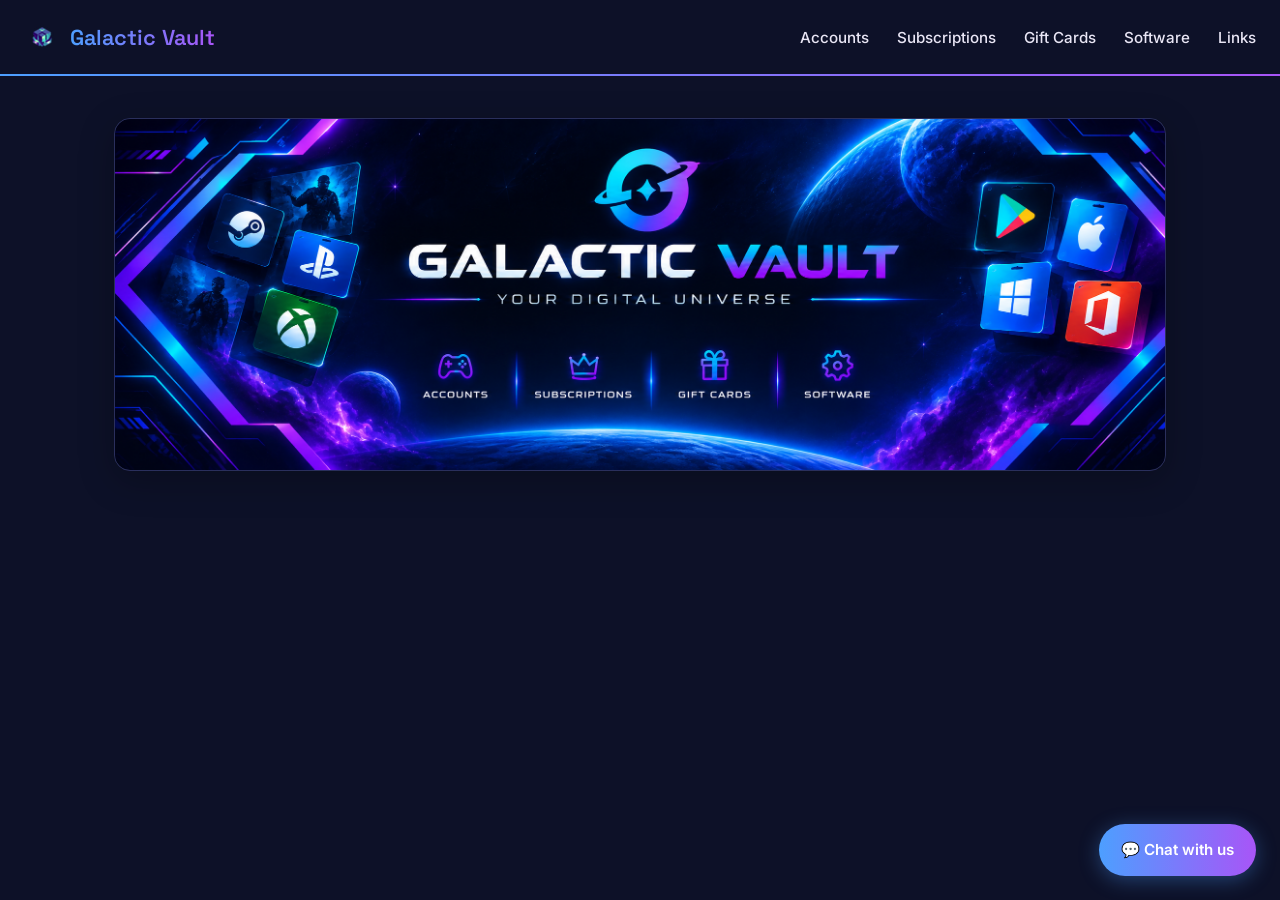
<file: index.html>
<!DOCTYPE html>
<html lang="en">

<head>
    <meta charset="UTF-8">
    <meta name="viewport" content="width=device-width, initial-scale=1.0">
    <title>Galactic Vault</title>
    <link rel="stylesheet" href="styles.css">

    <!-- Open Graph / Link Preview -->
    <meta property="og:title" content="Galactic Vault">
    <meta property="og:description" content="Your digital universe — game accounts, gift cards, subscriptions, and software licenses.">
    <meta property="og:image" content="https://galacticvault.netlify.app/images/og-preview.png">
    <meta property="og:url" content="https://galacticvault.netlify.app/">
    <meta property="og:type" content="website">

    <meta name="twitter:card" content="summary_large_image">
    <meta name="twitter:title" content="Galactic Vault">
    <meta name="twitter:description" content="Your digital universe — game accounts, gift cards, subscriptions, and software licenses.">
    <meta name="twitter:image" content="https://galacticvault.netlify.app/images/og-preview.png">
</head>

<body>

  <header>

    <a href="index.html" class="site-brand">
      <img
        src="images/logo-icon.png"
        alt="Galactic Vault logo"
      >

      <span class="gradient-text">Galactic Vault</span>
    </a>

    <nav>
      <ul>
        <li><a href="accounts.html">Accounts</a></li>
        <li><a href="subscriptions.html">Subscriptions</a></li>
        <li><a href="giftcards.html">Gift Cards</a></li>
        <li><a href="software.html">Software</a></li>
        <li><a href="links.html">Links</a></li>
      </ul>
    </nav>

  </header>


  <main class="container home-page">

    <section class="home-banner">

      <img
        src="images/home-banner.png"
        alt="Galactic Vault digital products"
      >

    </section>

  </main>


  <a
    href="https://wa.me/213792556748"
    class="floating-contact"
    target="_blank"
    rel="noopener noreferrer"
  >
    💬 Chat with us
  </a>

</body>
</html>
</file>
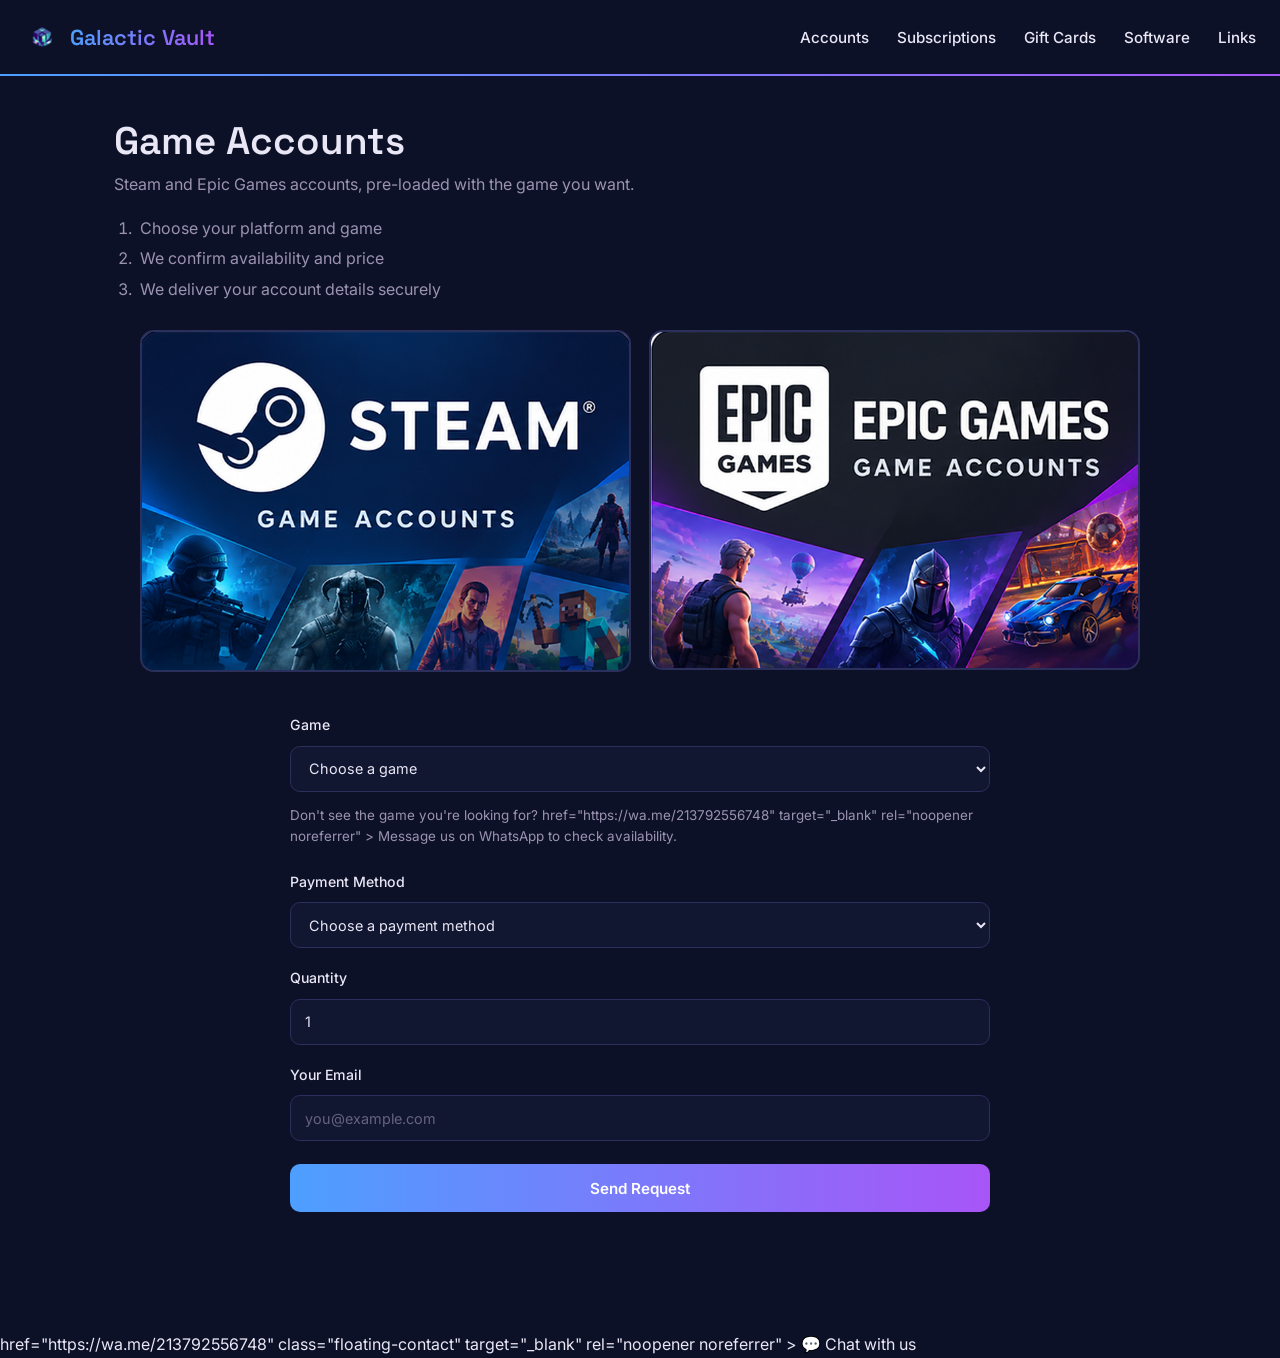
<file: accounts.html>
<!DOCTYPE html>
<html lang="en">
<head>
    <meta charset="UTF-8">
    <meta name="viewport" content="width=device-width, initial-scale=1.0">
    <title>Accounts | Galactic Vault</title>
    <link rel="stylesheet" href="styles.css">
</head>

<body>

  <header>
    <a href="index.html" class="site-brand">
      <img src="images/logo-icon.png" alt="Galactic Vault logo">
      <span class="gradient-text">Galactic Vault</span>
    </a>

    <nav>
      <ul>
        <li><a href="accounts.html">Accounts</a></li>
        <li><a href="subscriptions.html">Subscriptions</a></li>
        <li><a href="giftcards.html">Gift Cards</a></li>
        <li><a href="software.html">Software</a></li>
        <li><a href="links.html">Links</a></li>
      </ul>
    </nav>
  </header>


  <main class="container">

    <h1>Game Accounts</h1>

    <p>
      Steam and Epic Games accounts, pre-loaded with the game you want.
    </p>

    <ol>
      <li>Choose your platform and game</li>
      <li>We confirm availability and price</li>
      <li>We deliver your account details securely</li>
    </ol>


    <form
      class="product-form"
      action="https://formspree.io/f/xgaejope"
      method="POST"
    >

      <input
        type="hidden"
        name="_subject"
        value="New Accounts Request"
      >


      <!-- Account Platforms -->

      <div class="product-grid accounts-grid">


        <!-- Steam -->

        <div class="product-option">

          <input
            type="radio"
            id="platform-steam"
            name="platform"
            value="steam"
            required
          >

          <label for="platform-steam">
            <img
              src="images/steam-accounts-banner.png"
              alt="Steam Game Accounts"
            >
          </label>

        </div>


        <!-- Epic Games -->

        <div class="product-option">

          <input
            type="radio"
            id="platform-epic"
            name="platform"
            value="epic"
          >

          <label for="platform-epic">
            <img
              src="images/epic-accounts-banner.png"
              alt="Epic Games Accounts"
            >
          </label>

        </div>

      </div>


      <!-- Form Fields -->

      <div class="form-fields">

        <label for="game">
          Game
        </label>

        <select
          id="game"
          name="game"
          required
        >
          <option value="" disabled selected>
            Choose a game
          </option>

          <optgroup label="Steam">
            <option value="steam-arcraiders">
              Arc Raiders
            </option>

            <option value="steam-fc26">
              EA Sports FC 26
            </option>

            <option value="steam-crimsondesert">
              Crimson Desert
            </option>

            <option value="steam-cyberpunk">
              Cyberpunk 2077
            </option>

            <option value="steam-codbo7">
              Call of Duty: Black Ops 7
            </option>

            <option value="steam-bf6">
              Battlefield 6
            </option>

            <option value="steam-seaofthieves">
              Sea of Thieves
            </option>

            <option value="steam-dirtrally2">
              Dirt Rally 2.0
            </option>
          </optgroup>

          <optgroup label="Epic Games">
            <option value="epic-hogwarts">
              Hogwarts Legacy
            </option>

            <option value="epic-deadisland2">
              Dead Island 2
            </option>

            <option value="epic-dbd">
              Dead by Daylight
            </option>

            <option value="epic-fc26">
              EA Sports FC 26
            </option>

            <option value="epic-tlou">
              The Last of Us Part I
            </option>

            <option value="epic-godofwar">
              God of War
            </option>

            <option value="epic-spiderman">
              Marvel's Spider-Man Remastered
            </option>
          </optgroup>

        </select>


        <p>
          Don't see the game you're looking for?
          
            href="https://wa.me/213792556748"
            target="_blank"
            rel="noopener noreferrer"
          >
            Message us on WhatsApp
          </a>
          to check availability.
        </p>


        <label for="payment-method">
          Payment Method
        </label>

        <select
          id="payment-method"
          name="payment-method"
          required
        >
          <option value="" disabled selected>
            Choose a payment method
          </option>

          <option value="ccp">
            CCP
          </option>

          <option value="baridimob">
            BaridiMob
          </option>

          <option value="visa">
            Visa
          </option>
        </select>


        <label for="quantity">
          Quantity
        </label>

        <input
          type="number"
          id="quantity"
          name="quantity"
          min="1"
          value="1"
          required
        >


        <label for="email">
          Your Email
        </label>

        <input
          type="email"
          id="email"
          name="email"
          placeholder="you@example.com"
          required
        >


        <button type="submit">
          Send Request
        </button>

      </div>

    </form>

  </main>


  
    href="https://wa.me/213792556748"
    class="floating-contact"
    target="_blank"
    rel="noopener noreferrer"
  >
    💬 Chat with us
  </a>

</body>
</html>
</file>
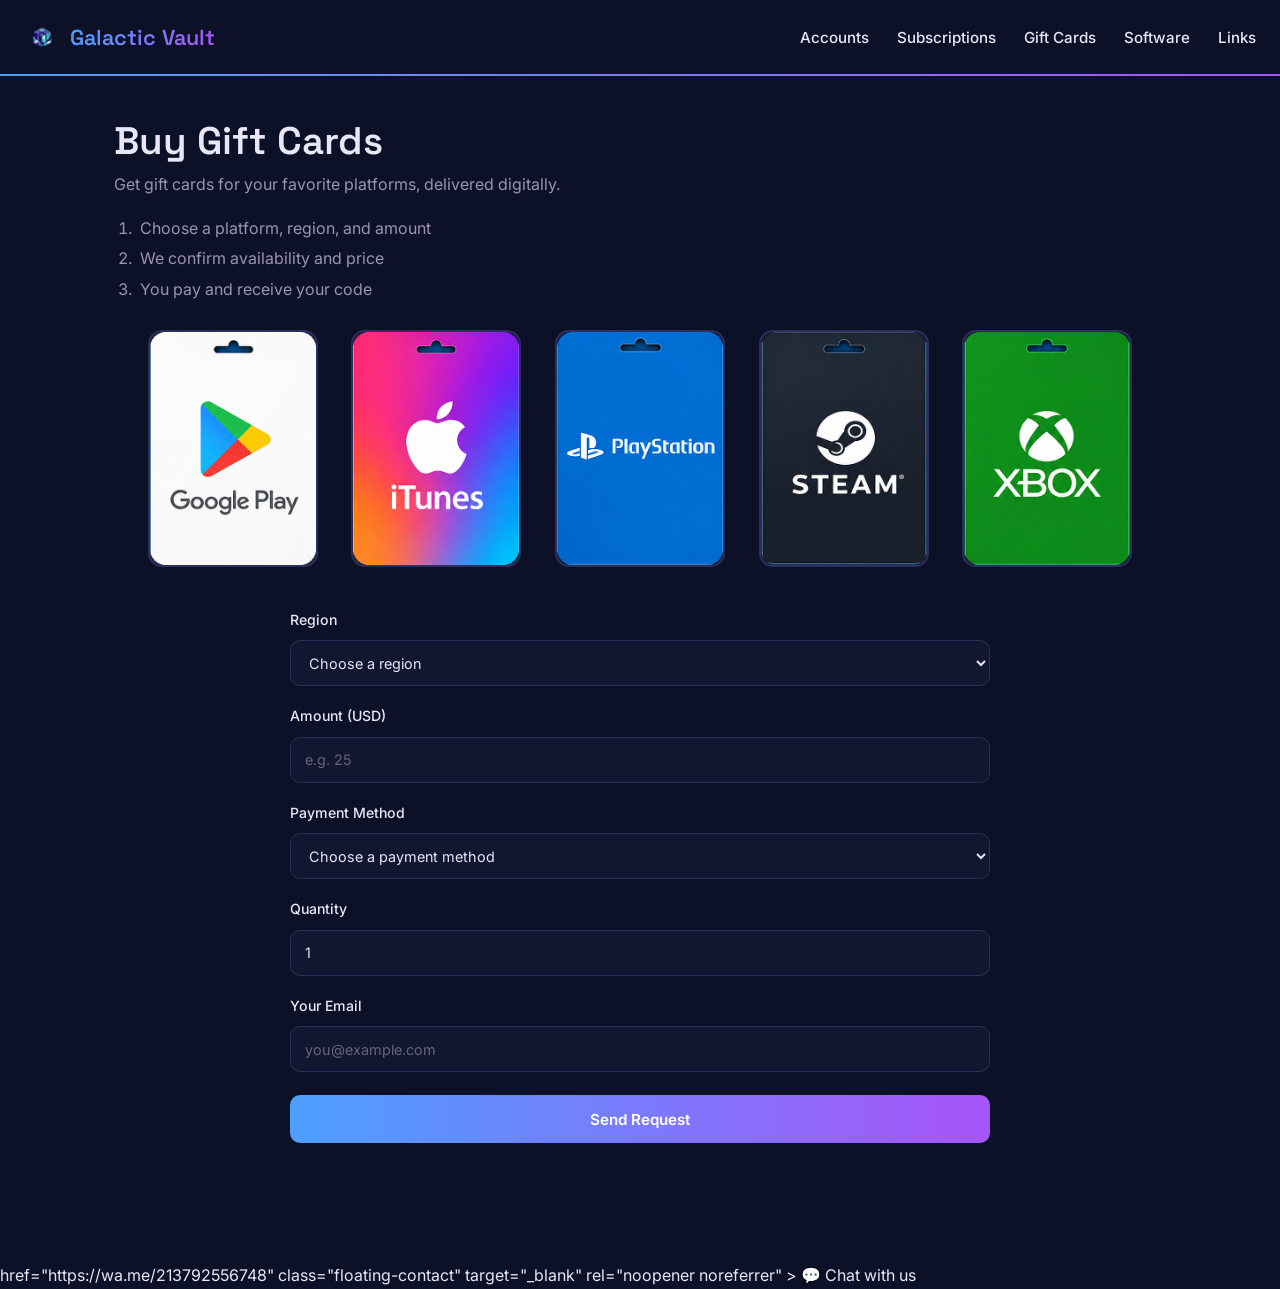
<file: giftcards.html>
<!DOCTYPE html>
<html lang="en">
<head>
    <meta charset="UTF-8">
    <meta name="viewport" content="width=device-width, initial-scale=1.0">
    <title>Gift Cards | Galactic Vault</title>
    <link rel="stylesheet" href="styles.css">
</head>

<body>

  <header>
    <a href="index.html" class="site-brand">
      <img src="images/logo-icon.png" alt="Galactic Vault logo">
      <span class="gradient-text">Galactic Vault</span>
    </a>

    <nav>
      <ul>
        <li><a href="accounts.html">Accounts</a></li>
        <li><a href="subscriptions.html">Subscriptions</a></li>
        <li><a href="giftcards.html">Gift Cards</a></li>
        <li><a href="software.html">Software</a></li>
        <li><a href="links.html">Links</a></li>
      </ul>
    </nav>
  </header>


  <main class="container">

    <h1>Buy Gift Cards</h1>

    <p>
      Get gift cards for your favorite platforms,
      delivered digitally.
    </p>

    <ol>
      <li>Choose a platform, region, and amount</li>
      <li>We confirm availability and price</li>
      <li>You pay and receive your code</li>
    </ol>


    <form
      class="product-form"
      action="https://formspree.io/f/xgaejope"
      method="POST"
    >

      <input
        type="hidden"
        name="_subject"
        value="New Gift Card Request"
      >


      <!-- Gift Cards -->

      <div class="product-grid giftcard-grid">


        <!-- Google Play -->

        <div class="product-option">

          <input
            type="radio"
            id="googleplay"
            name="giftcard"
            value="googleplay"
            required
          >

          <label for="googleplay">
            <img
              src="images/googleplay-card.png"
              alt="Google Play Gift Card"
            >
          </label>

        </div>


        <!-- iTunes -->

        <div class="product-option">

          <input
            type="radio"
            id="itunes"
            name="giftcard"
            value="itunes"
          >

          <label for="itunes">
            <img
              src="images/itunes-card.png"
              alt="iTunes Gift Card"
            >
          </label>

        </div>


        <!-- PlayStation -->

        <div class="product-option">

          <input
            type="radio"
            id="playstation"
            name="giftcard"
            value="playstation"
          >

          <label for="playstation">
            <img
              src="images/ps-card.png"
              alt="PlayStation Gift Card"
            >
          </label>

        </div>


        <!-- Steam -->

        <div class="product-option">

          <input
            type="radio"
            id="steam"
            name="giftcard"
            value="steam"
          >

          <label for="steam">
            <img
              src="images/steam-card.png"
              alt="Steam Gift Card"
            >
          </label>

        </div>


        <!-- Xbox -->

        <div class="product-option">

          <input
            type="radio"
            id="xbox"
            name="giftcard"
            value="xbox"
          >

          <label for="xbox">
            <img
              src="images/xbox-card.png"
              alt="Xbox Gift Card"
            >
          </label>

        </div>

      </div>


      <!-- Form Fields -->

      <div class="form-fields">

        <label for="region">
          Region
        </label>

        <select
          id="region"
          name="region"
          required
        >
          <option value="" disabled selected>
            Choose a region
          </option>

          <option value="us">
            United States
          </option>

          <option value="uk">
            United Kingdom
          </option>

          <option value="eu">
            Europe
          </option>

          <option value="france">
            France
          </option>

          <option value="global">
            Global / Other
          </option>
        </select>


        <label for="amount">
          Amount (USD)
        </label>

        <input
          type="number"
          id="amount"
          name="amount"
          min="1"
          placeholder="e.g. 25"
          title="Please enter numbers only"
          required
        >


        <label for="payment-method">
          Payment Method
        </label>

        <select
          id="payment-method"
          name="payment-method"
          required
        >
          <option value="" disabled selected>
            Choose a payment method
          </option>

          <option value="ccp">
            CCP
          </option>

          <option value="baridimob">
            BaridiMob
          </option>

          <option value="visa">
            Visa
          </option>
        </select>


        <label for="quantity">
          Quantity
        </label>

        <input
          type="number"
          id="quantity"
          name="quantity"
          min="1"
          value="1"
          required
        >


        <label for="email">
          Your Email
        </label>

        <input
          type="email"
          id="email"
          name="email"
          placeholder="you@example.com"
          required
        >


        <button type="submit">
          Send Request
        </button>

      </div>

    </form>

  </main>


  
    href="https://wa.me/213792556748"
    class="floating-contact"
    target="_blank"
    rel="noopener noreferrer"
  >
    💬 Chat with us
  </a>

</body>
</html>
</file>
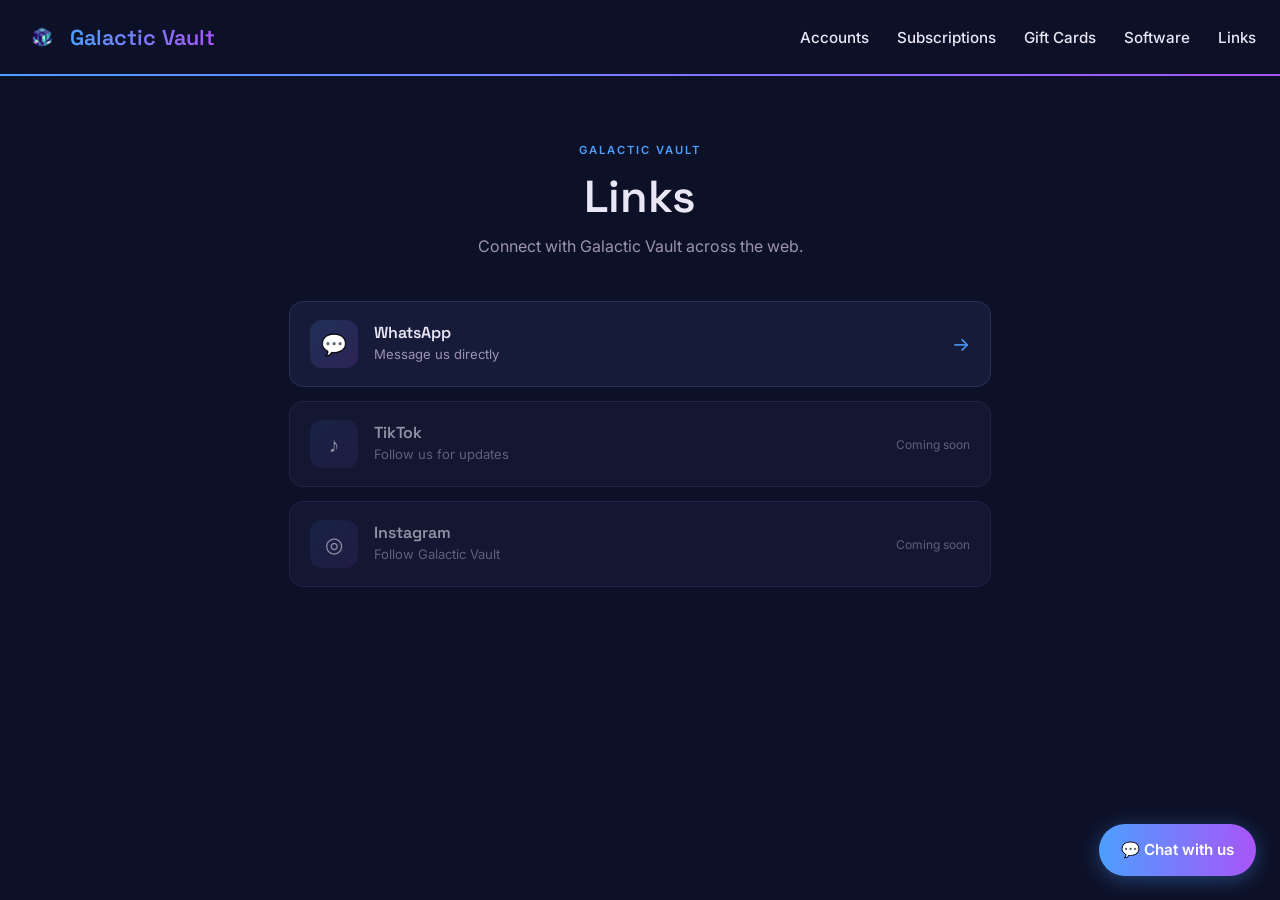
<file: links.html>
<!DOCTYPE html>
<html lang="en">

<head>
    <meta charset="UTF-8">
    <meta name="viewport" content="width=device-width, initial-scale=1.0">
    <title>Links | Galactic Vault</title>
    <link rel="stylesheet" href="styles.css">
</head>

<body>

  <header>

    <a href="index.html" class="site-brand">
      <img
        src="images/logo-icon.png"
        alt="Galactic Vault logo"
      >
      <span class="gradient-text">Galactic Vault</span>
    </a>

    <nav>
      <ul>
        <li><a href="accounts.html">Accounts</a></li>
        <li><a href="subscriptions.html">Subscriptions</a></li>
        <li><a href="giftcards.html">Gift Cards</a></li>
        <li><a href="software.html">Software</a></li>
        <li><a href="links.html">Links</a></li>
      </ul>
    </nav>

  </header>


  <main class="links-page">

    <section class="links-intro">

      <span class="links-label">
        GALACTIC VAULT
      </span>

      <h1>
        Links
      </h1>

      <p>
        Connect with Galactic Vault across the web.
      </p>

    </section>


    <section class="links-options">


      <!-- WhatsApp -->

      <a href="https://wa.me/213792556748" class="link-card" target="_blank" rel="noopener noreferrer">
        <div class="link-icon">💬</div>
        <div class="link-content">
          <h2>WhatsApp</h2>
          <p>Message us directly</p>
        </div>
        <span class="link-arrow">→</span>
      </a>


      <!-- TikTok -->

      <div class="link-card coming-soon">

        <div class="link-icon">
          ♪
        </div>

        <div class="link-content">

          <h2>
            TikTok
          </h2>

          <p>
            Follow us for updates
          </p>

        </div>

        <span class="link-status">
          Coming soon
        </span>

      </div>


      <!-- Instagram -->

      <div class="link-card coming-soon">

        <div class="link-icon">
          ◎
        </div>

        <div class="link-content">

          <h2>
            Instagram
          </h2>

          <p>
            Follow Galactic Vault
          </p>

        </div>

        <span class="link-status">
          Coming soon
        </span>

      </div>

    </section>

  </main>


  <a href="https://wa.me/213792556748" class="floating-contact" target="_blank" rel="noopener noreferrer">💬 Chat with us</a>

</body>
</html>
</file>
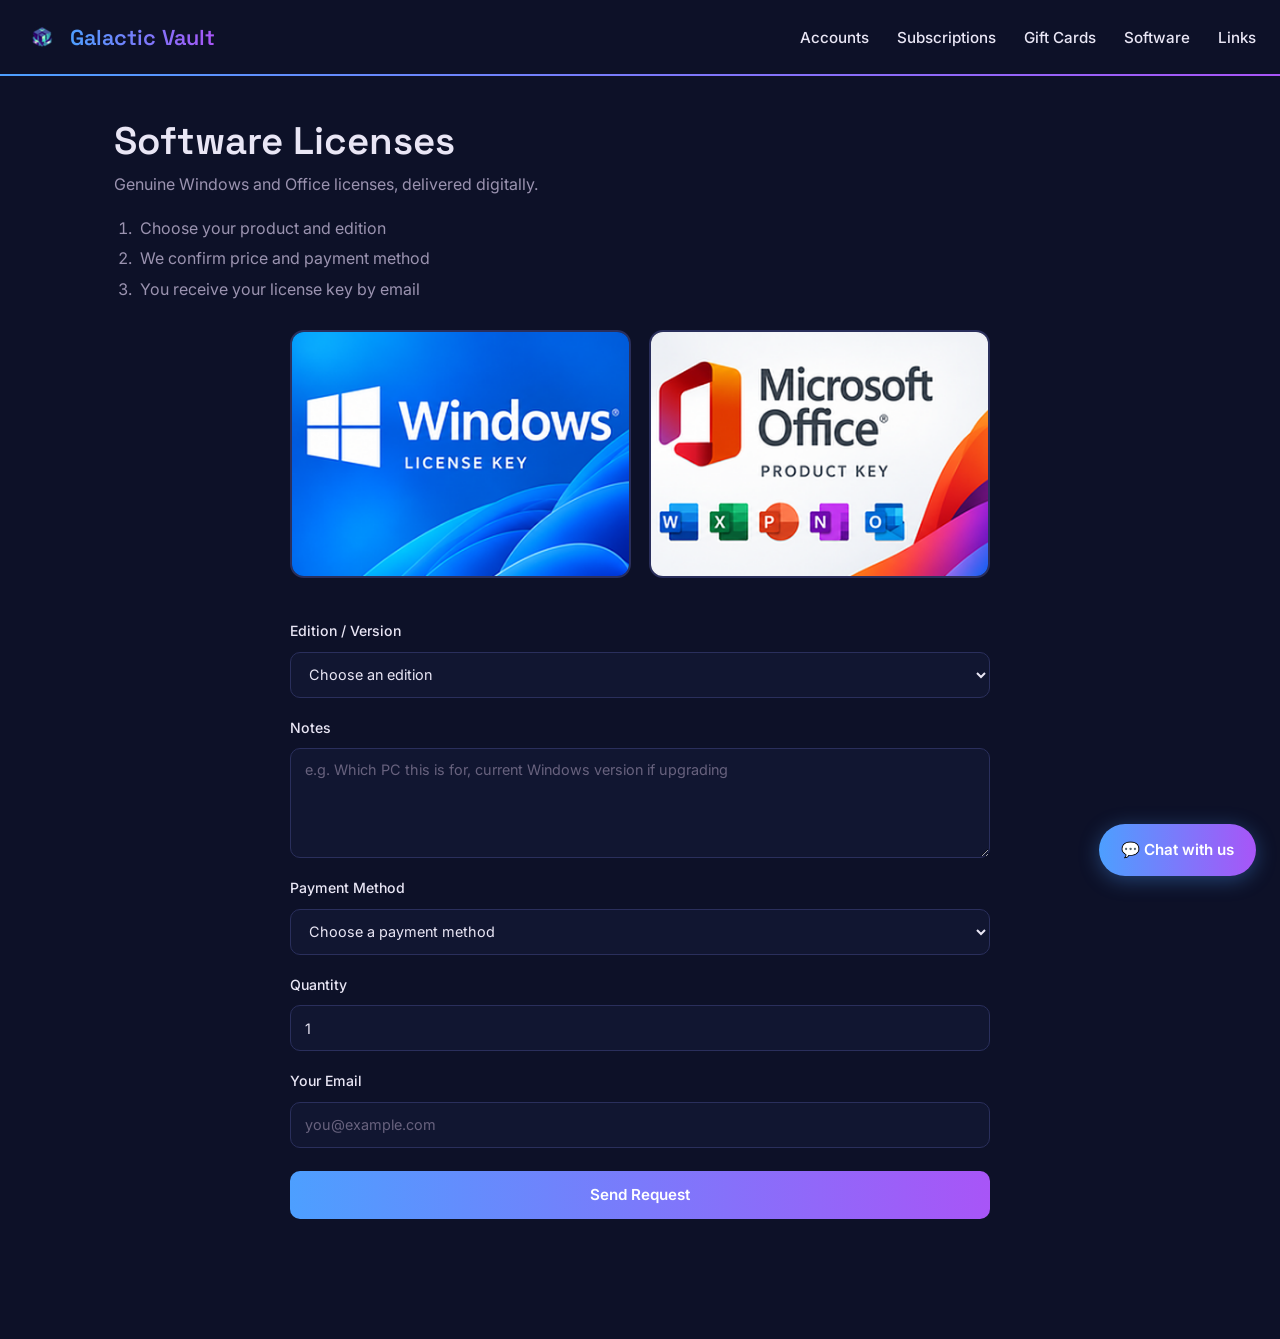
<file: software.html>
<!DOCTYPE html>
<html lang="en">
<head>
    <meta charset="UTF-8">
    <meta name="viewport" content="width=device-width, initial-scale=1.0">
    <title>Software | Galactic Vault</title>
    <link rel="stylesheet" href="styles.css">
</head>

<body>

  <header>
    <a href="index.html" class="site-brand">
      <img src="images/logo-icon.png" alt="Galactic Vault logo">
      <span class="gradient-text">Galactic Vault</span>
    </a>

    <nav>
      <ul>
        <li><a href="accounts.html">Accounts</a></li>
        <li><a href="subscriptions.html">Subscriptions</a></li>
        <li><a href="giftcards.html">Gift Cards</a></li>
        <li><a href="software.html">Software</a></li>
        <li><a href="links.html">Links</a></li>
      </ul>
    </nav>
  </header>


  <main class="container">

    <h1>Software Licenses</h1>

    <p>
      Genuine Windows and Office licenses,
      delivered digitally.
    </p>

    <ol>
      <li>Choose your product and edition</li>
      <li>We confirm price and payment method</li>
      <li>You receive your license key by email</li>
    </ol>


    <form
      class="product-form"
      action="https://formspree.io/f/xgaejope"
      method="POST"
    >

      <input
        type="hidden"
        name="_subject"
        value="New Software Request"
      >


      <!-- Software Products -->

      <div class="product-grid software-grid">


        <!-- Windows -->

        <div class="product-option">

          <input
            type="radio"
            id="windows"
            name="software"
            value="windows"
            required
          >

          <label for="windows">
            <img
              src="images/windows-card.png"
              alt="Windows License"
            >
          </label>

        </div>


        <!-- Office -->

        <div class="product-option">

          <input
            type="radio"
            id="office"
            name="software"
            value="office"
          >

          <label for="office">
            <img
              src="images/office-card.png"
              alt="Microsoft Office License"
            >
          </label>

        </div>

      </div>


      <!-- Form Fields -->

      <div class="form-fields">

        <label for="edition">
          Edition / Version
        </label>

        <select
          id="edition"
          name="edition"
          required
        >
          <option value="" disabled selected>
            Choose an edition
          </option>

          <option value="win10-home">
            Windows 10 Home
          </option>

          <option value="win10-pro">
            Windows 10 Pro
          </option>

          <option value="win11-home">
            Windows 11 Home
          </option>

          <option value="win11-pro">
            Windows 11 Pro
          </option>

          <option value="office2021">
            Office 2021
          </option>

          <option value="office365">
            Microsoft 365
          </option>
        </select>


        <label for="notes">
          Notes
        </label>

        <textarea
          id="notes"
          name="notes"
          placeholder="e.g. Which PC this is for, current Windows version if upgrading"
        ></textarea>


        <label for="payment-method">
          Payment Method
        </label>

        <select
          id="payment-method"
          name="payment-method"
          required
        >
          <option value="" disabled selected>
            Choose a payment method
          </option>

          <option value="ccp">
            CCP
          </option>

          <option value="baridimob">
            BaridiMob
          </option>

          <option value="visa">
            Visa
          </option>
        </select>


        <label for="quantity">
          Quantity
        </label>

        <input
          type="number"
          id="quantity"
          name="quantity"
          min="1"
          value="1"
          required
        >


        <label for="email">
          Your Email
        </label>

        <input
          type="email"
          id="email"
          name="email"
          placeholder="you@example.com"
          required
        >


        <button type="submit">
          Send Request
        </button>

      </div>

    </form>

  </main>


  <a href="https://wa.me/213792556748" class="floating-contact" target="_blank" rel="noopener noreferrer">💬 Chat with us</a>

</body>
</html>
</file>
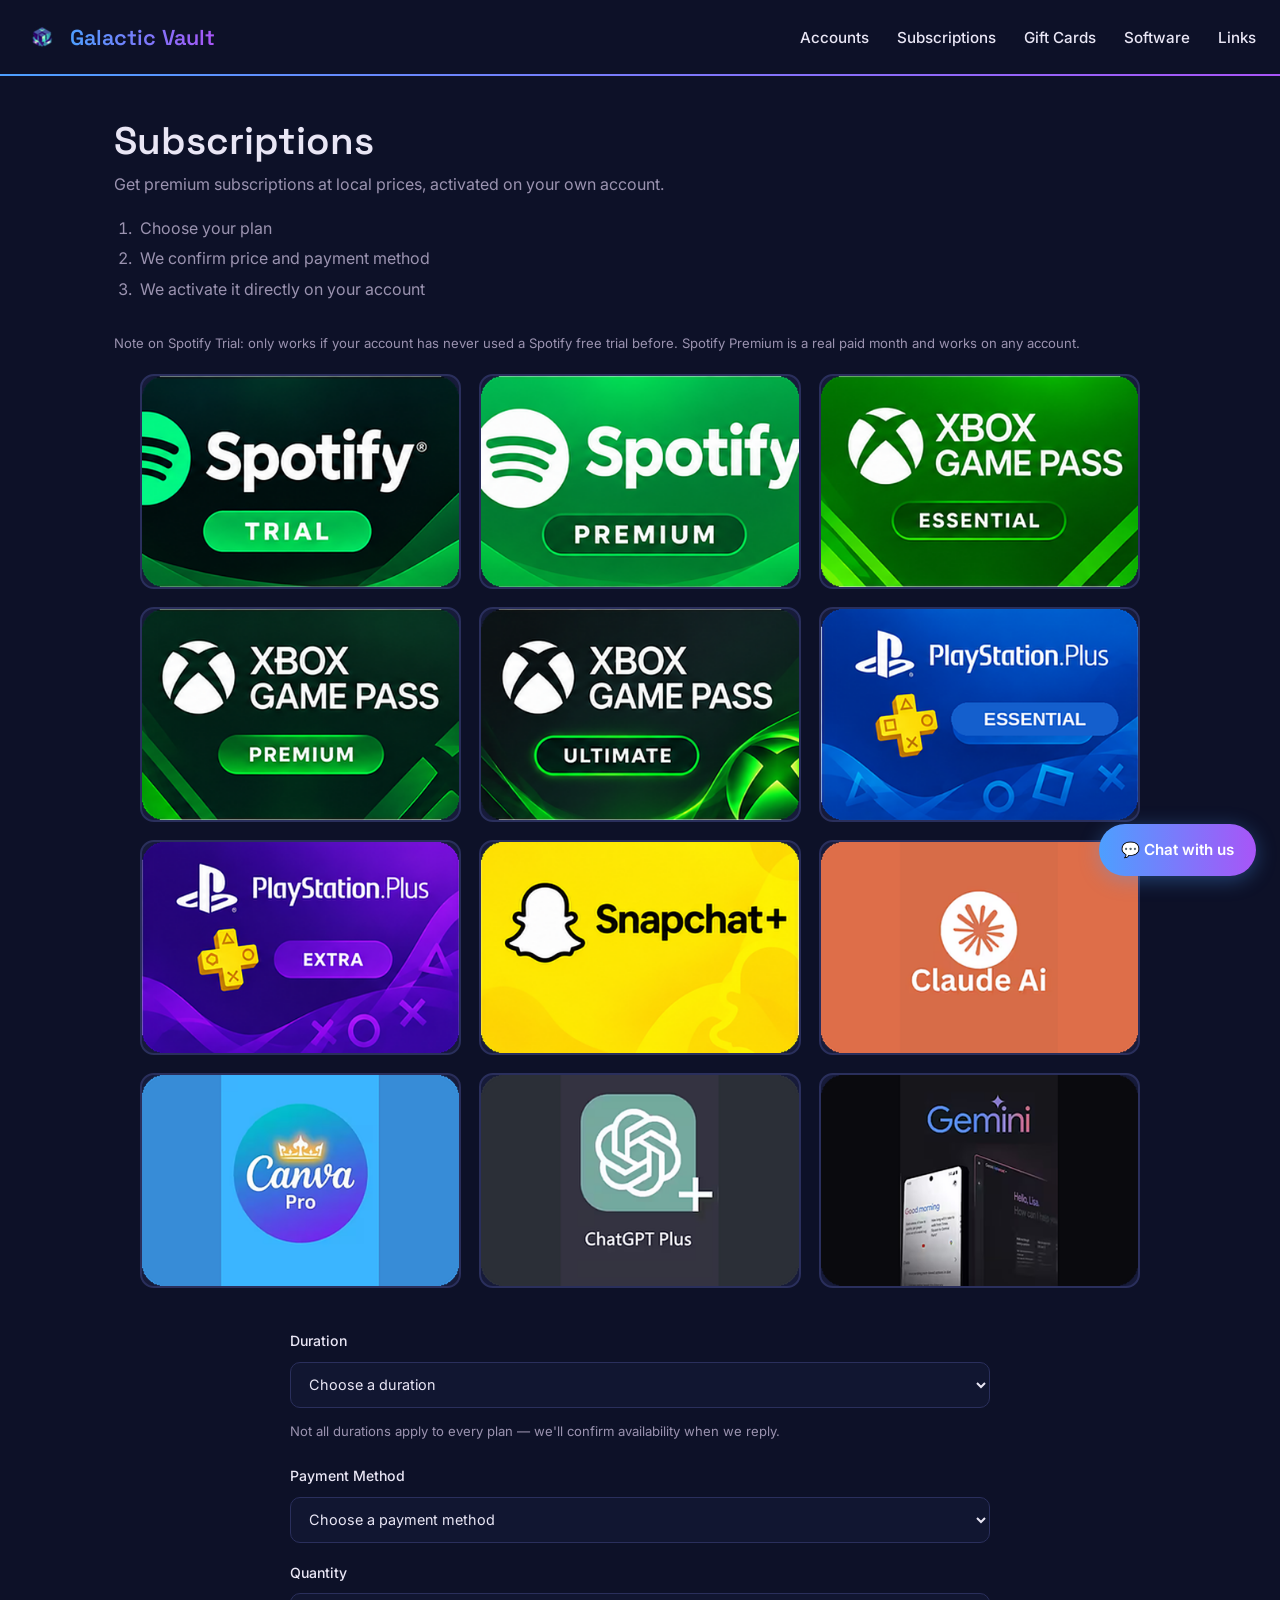
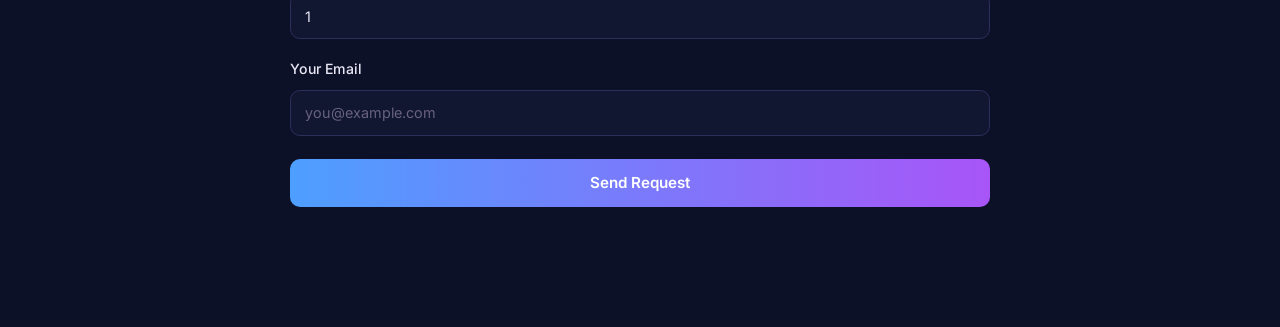
<file: subscriptions.html>
<!DOCTYPE html>
<html lang="en">
<head>
    <meta charset="UTF-8">
    <meta name="viewport" content="width=device-width, initial-scale=1.0">
    <title>Subscriptions | Galactic Vault</title>
    <link rel="stylesheet" href="styles.css">
</head>

<body>

  <header>
    <a href="index.html" class="site-brand">
      <img src="images/logo-icon.png" alt="Galactic Vault logo">
      <span class="gradient-text">Galactic Vault</span>
    </a>

    <nav>
      <ul>
        <li><a href="accounts.html">Accounts</a></li>
        <li><a href="subscriptions.html">Subscriptions</a></li>
        <li><a href="giftcards.html">Gift Cards</a></li>
        <li><a href="software.html">Software</a></li>
        <li><a href="links.html">Links</a></li>
      </ul>
    </nav>
  </header>


  <main class="container">

    <h1>Subscriptions</h1>

    <p>
      Get premium subscriptions at local prices,
      activated on your own account.
    </p>

    <ol>
      <li>Choose your plan</li>
      <li>We confirm price and payment method</li>
      <li>We activate it directly on your account</li>
    </ol>

    <p>
      <small>
        Note on Spotify Trial: only works if your account has
        never used a Spotify free trial before. Spotify Premium
        is a real paid month and works on any account.
      </small>
    </p>


    <form
      class="product-form"
      action="https://formspree.io/f/xgaejope"
      method="POST"
    >

      <input
        type="hidden"
        name="_subject"
        value="New Subscription Request"
      >


      <!-- Subscription Products -->

      <div class="product-grid subscription-grid">


        <!-- Spotify Trial -->

        <div class="product-option">

          <input
            type="radio"
            id="spotify-trial"
            name="plan"
            value="spotify-trial"
            required
          >

          <label for="spotify-trial">
            <img
              src="images/spotify-trial-card.png"
              alt="Spotify Trial"
            >
          </label>

        </div>


        <!-- Spotify Premium -->

        <div class="product-option">

          <input
            type="radio"
            id="spotify-premium"
            name="plan"
            value="spotify-premium"
          >

          <label for="spotify-premium">
            <img
              src="images/spotify-premium-card.png"
              alt="Spotify Premium"
            >
          </label>

        </div>


        <!-- Game Pass Essential -->

        <div class="product-option">

          <input
            type="radio"
            id="gamepass-essential"
            name="plan"
            value="gamepass-essential"
          >

          <label for="gamepass-essential">
            <img
              src="images/gamepass-essential-card.png"
              alt="Xbox Game Pass Essential"
            >
          </label>

        </div>


        <!-- Game Pass Premium -->

        <div class="product-option">

          <input
            type="radio"
            id="gamepass-premium"
            name="plan"
            value="gamepass-premium"
          >

          <label for="gamepass-premium">
            <img
              src="images/gamepass-premium-card.png"
              alt="Xbox Game Pass Premium"
            >
          </label>

        </div>


        <!-- Game Pass Ultimate -->

        <div class="product-option">

          <input
            type="radio"
            id="gamepass-ultimate"
            name="plan"
            value="gamepass-ultimate"
          >

          <label for="gamepass-ultimate">
            <img
              src="images/gamepass-ultimate-card.png"
              alt="Xbox Game Pass Ultimate"
            >
          </label>

        </div>


        <!-- PlayStation Plus Essential -->

        <div class="product-option">

          <input
            type="radio"
            id="psplus-essential"
            name="plan"
            value="psplus-essential"
          >

          <label for="psplus-essential">
            <img
              src="images/psplus-essential-card.png"
              alt="PlayStation Plus Essential"
            >
          </label>

        </div>


        <!-- PlayStation Plus Extra -->

        <div class="product-option">

          <input
            type="radio"
            id="psplus-extra"
            name="plan"
            value="psplus-extra"
          >

          <label for="psplus-extra">
            <img
              src="images/psplus-extra-card.png"
              alt="PlayStation Plus Extra"
            >
          </label>

        </div>


        <!-- Snapchat+ -->

        <div class="product-option">

          <input
            type="radio"
            id="snapchat-plus"
            name="plan"
            value="snapchat-plus"
          >

          <label for="snapchat-plus">
            <img
              src="images/snapchat-plus-card.png"
              alt="Snapchat+"
            >
          </label>

        </div>


        <!-- Claude -->

        <div class="product-option">

          <input
            type="radio"
            id="claude"
            name="plan"
            value="claude"
          >

          <label for="claude">
            <img
              src="images/claude-card.png"
              alt="Claude AI"
            >
          </label>

        </div>


        <!-- Canva -->

        <div class="product-option">

          <input
            type="radio"
            id="canva"
            name="plan"
            value="canva"
          >

          <label for="canva">
            <img
              src="images/canva-card.png"
              alt="Canva Pro"
            >
          </label>

        </div>


        <!-- ChatGPT -->

        <div class="product-option">

          <input
            type="radio"
            id="chatgpt"
            name="plan"
            value="chatgpt"
          >

          <label for="chatgpt">
            <img
              src="images/chatgpt-card.png"
              alt="ChatGPT Plus"
            >
          </label>

        </div>


        <!-- Gemini -->

        <div class="product-option">

          <input
            type="radio"
            id="gemini"
            name="plan"
            value="gemini"
          >

          <label for="gemini">
            <img
              src="images/gemini-card.png"
              alt="Google Gemini"
            >
          </label>

        </div>

      </div>


      <!-- Form Fields -->

      <div class="form-fields">

        <label for="duration">
          Duration
        </label>

        <select
          id="duration"
          name="duration"
          required
        >
          <option value="" disabled selected>
            Choose a duration
          </option>

          <option value="1">
            1 Month
          </option>

          <option value="3">
            3 Months
          </option>

          <option value="6">
            6 Months
          </option>

          <option value="9">
            9 Months
          </option>

          <option value="12">
            12 Months
          </option>
        </select>


        <p>
          <small>
            Not all durations apply to every plan —
            we'll confirm availability when we reply.
          </small>
        </p>


        <label for="payment-method">
          Payment Method
        </label>

        <select
          id="payment-method"
          name="payment-method"
          required
        >
          <option value="" disabled selected>
            Choose a payment method
          </option>

          <option value="ccp">
            CCP
          </option>

          <option value="baridimob">
            BaridiMob
          </option>

          <option value="visa">
            Visa
          </option>
        </select>


        <label for="quantity">
          Quantity
        </label>

        <input
          type="number"
          id="quantity"
          name="quantity"
          min="1"
          value="1"
          required
        >


        <label for="email">
          Your Email
        </label>

        <input
          type="email"
          id="email"
          name="email"
          placeholder="you@example.com"
          required
        >


        <button type="submit">
          Send Request
        </button>

      </div>

    </form>

  </main>


  <a href="https://wa.me/213792556748" class="floating-contact" target="_blank" rel="noopener noreferrer">💬 Chat with us</a>

</body>
</html>
</file>
<file: styles.css>
/* =========================================================
   GALACTIC VAULT
   Main Stylesheet
========================================================= */


/* ---------- Fonts ---------- */

@import url('https://fonts.googleapis.com/css2?family=Space+Grotesk:wght@500;600;700&family=Inter:wght@400;500;600&display=swap');


/* =========================================================
   VARIABLES
========================================================= */

:root {
  --bg: #0d1128;
  --surface: #171b3a;
  --surface-hover: #1c2145;
  --surface-border: #2a2f5c;

  --blue: #4d9fff;
  --purple: #a855f7;

  --text: #e9e6f5;
  --text-muted: #9b93b0;

  --input-bg: #111631;

  --radius: 14px;
}


/* =========================================================
   RESET
========================================================= */

* {
  margin: 0;
  padding: 0;
  box-sizing: border-box;
}


/* =========================================================
   BODY
========================================================= */

body {
  min-height: 100vh;
  background-color: var(--bg);
  color: var(--text);
  font-family: 'Inter', sans-serif;
  line-height: 1.6;
}


/* =========================================================
   HEADINGS
========================================================= */

h1,
h2,
h3 {
  font-family: 'Space Grotesk', sans-serif;
  font-weight: 600;
  line-height: 1.2;
}


/* =========================================================
   LINKS
========================================================= */

a {
  color: var(--blue);
  text-decoration: none;
  transition: color 0.2s ease;
}

a:hover {
  color: var(--purple);
}


/* =========================================================
   HEADER
========================================================= */

header {
  position: relative;

  display: flex;
  align-items: center;
  justify-content: space-between;

  padding: 20px 24px;
}

header::after {
  content: "";

  position: absolute;
  left: 0;
  right: 0;
  bottom: 0;

  height: 2px;

  background: linear-gradient(
    90deg,
    var(--blue),
    var(--purple)
  );
}

/* ---------- Header Brand ---------- */

.site-brand {
  display: flex;
  align-items: center;
  gap: 10px;
}

.site-brand img {
  display: block;
  width: 36px;
  height: 36px;
  object-fit: contain;
}

.site-brand .gradient-text {
  font-family: 'Space Grotesk', sans-serif;
  font-size: 1.35rem;
  font-weight: 600;
}


/* ---------- Navigation ---------- */

header nav ul {
  display: flex;
  align-items: center;

  gap: 28px;

  list-style: none;
}

header nav a {
  color: var(--text);

  font-size: 0.95rem;
  font-weight: 500;

  white-space: nowrap;
}

header nav a:hover {
  color: var(--blue);
}


/* =========================================================
   GENERAL CONTAINER
========================================================= */

.container {
  width: 100%;
  max-width: 1100px;

  margin: 0 auto;

  padding: 42px 24px 120px;
}

.container > h1 {
  margin-bottom: 8px;

  font-size: 2.4rem;
}

.container > p {
  margin-bottom: 18px;

  color: var(--text-muted);
  font-size: 1rem;
}


/* =========================================================
   GRADIENT TEXT
========================================================= */

.gradient-text {
  background: linear-gradient(
    90deg,
    var(--blue),
    var(--purple)
  );

  -webkit-background-clip: text;
  background-clip: text;

  color: transparent;
}


/* =========================================================
   INSTRUCTIONS
========================================================= */

.container > ol {
  margin: 0 0 28px 22px;

  color: var(--text-muted);
}

.container > ol li {
  margin-bottom: 5px;
  padding-left: 4px;
}


/* =========================================================
   SMALL NOTES
========================================================= */

.container > p small {
  color: var(--text-muted);
  font-size: 0.82rem;
}


/* =========================================================
   PRODUCT FORM
========================================================= */

.product-form {
  width: 100%;
}


/* =========================================================
   PRODUCT GRID
========================================================= */

.product-grid {
  display: grid;

  width: 100%;

  margin: 0 auto 32px;

  gap: 18px;
}


/* =========================================================
   PRODUCT OPTION
========================================================= */

.product-option {
  min-width: 0;
}


/* ---------- Hide radio buttons ---------- */

.product-option input[type="radio"] {
  position: absolute;

  width: 1px;
  height: 1px;

  opacity: 0;

  pointer-events: none;
}


/* =========================================================
   PRODUCT CARD
========================================================= */

.product-option label {
  display: block;

  width: 100%;

  margin: 0;
  padding: 0;

  overflow: hidden;

  background: var(--surface);

  border: 2px solid var(--surface-border);
  border-radius: var(--radius);

  cursor: pointer;

  transition:
    transform 0.2s ease,
    border-color 0.2s ease,
    box-shadow 0.2s ease;
}

.product-option label:hover {
  transform: translateY(-3px);

  border-color: rgba(77, 159, 255, 0.65);

  box-shadow:
    0 10px 28px rgba(0, 0, 0, 0.25);
}


/* =========================================================
   SELECTED PRODUCT
========================================================= */

.product-option input[type="radio"]:checked + label {
  border-color: var(--blue);

  box-shadow:
    0 0 0 2px rgba(77, 159, 255, 0.12),
    0 10px 30px rgba(77, 159, 255, 0.15);
}


/* =========================================================
   PRODUCT IMAGES
========================================================= */

.product-option label img {
  display: block;

  width: 100%;
  height: auto;

  margin: 0;
}


/* =========================================================
   ACCOUNTS
========================================================= */

.accounts-grid {
  grid-template-columns: repeat(2, minmax(0, 1fr));

  max-width: 1000px;
}

.accounts-grid .product-option label {
  border-radius: 14px;
}


/*
   Steam and Epic banners already have their own
   wide proportions.

   DO NOT force an aspect ratio here.
*/

.accounts-grid .product-option img {
  width: 100%;
  height: auto;

  object-fit: contain;
}


/* =========================================================
   SUBSCRIPTIONS
========================================================= */

.subscription-grid {
  grid-template-columns: repeat(3, minmax(0, 1fr));

  max-width: 1000px;
}

.subscription-grid .product-option img {
  width: 100%;

  aspect-ratio: 800 / 532;

  object-fit: cover;
}


/* =========================================================
   GIFT CARDS
========================================================= */

/*
   Gift cards are intentionally PORTRAIT.

   They do NOT use the subscription landscape ratio.
*/

.giftcard-grid {
  grid-template-columns: repeat(5, minmax(0, 1fr));

  max-width: 1000px;

  align-items: start;
  justify-content: center;
}

.giftcard-grid .product-option {
  display: flex;
  justify-content: center;
}

.giftcard-grid .product-option label {
  width: 100%;
  max-width: 170px;

  border-radius: 14px;

  background: #111631;
}


/*
   Preserve the real portrait proportions
   of the gift card images.
*/

.giftcard-grid .product-option img {
  display: block;

  width: 100%;
  height: auto;

  aspect-ratio: 750 / 1050;

  object-fit: cover;
}


/* ---------- Gift card hover ---------- */

.giftcard-grid .product-option label:hover {
  transform: translateY(-4px);

  border-color: rgba(77, 159, 255, 0.7);

  box-shadow:
    0 12px 28px rgba(0, 0, 0, 0.3);
}


/* ---------- Selected gift card ---------- */

.giftcard-grid
.product-option
input[type="radio"]:checked
+ label {
  border-color: var(--blue);

  box-shadow:
    0 0 0 2px rgba(77, 159, 255, 0.12),
    0 12px 30px rgba(77, 159, 255, 0.18);
}


/* =========================================================
   SOFTWARE
========================================================= */

.software-grid {
  grid-template-columns: repeat(2, minmax(0, 1fr));

  max-width: 700px;
}

.software-grid .product-option img {
  width: 100%;
  height: auto;

  object-fit: contain;

  transform: scale(1.03);
}


/* =========================================================
   FORM FIELDS
========================================================= */

.form-fields {
  width: 100%;
  max-width: 700px;

  margin: 0 auto;

  display: flex;
  flex-direction: column;

  gap: 9px;
}


/* ---------- Labels ---------- */

.form-fields > label {
  margin-top: 10px;

  color: var(--text);

  font-size: 0.88rem;
  font-weight: 500;
}


/* =========================================================
   SELECT / INPUT / TEXTAREA
========================================================= */

.form-fields select,
.form-fields input[type="number"],
.form-fields input[type="email"],
.form-fields textarea {
  width: 100%;

  min-height: 46px;

  padding: 12px 14px;

  background: var(--input-bg);

  border: 1px solid var(--surface-border);
  border-radius: 10px;

  outline: none;

  color: var(--text);

  font-family: 'Inter', sans-serif;
  font-size: 0.9rem;

  transition:
    border-color 0.2s ease,
    box-shadow 0.2s ease,
    background-color 0.2s ease;
}

.form-fields select {
  cursor: pointer;
}

.form-fields select:focus,
.form-fields input[type="number"]:focus,
.form-fields input[type="email"]:focus,
.form-fields textarea:focus {
  background: #141a3b;

  border-color: var(--blue);

  box-shadow:
    0 0 0 3px rgba(77, 159, 255, 0.1);
}

.form-fields input::placeholder,
.form-fields textarea::placeholder {
  color: #68627e;
}


/* ---------- Textarea ---------- */

.form-fields textarea {
  min-height: 110px;

  resize: vertical;
}


/* =========================================================
   FORM NOTES
========================================================= */

.form-fields p {
  margin: 4px 0;

  color: var(--text-muted);

  font-size: 0.84rem;
}

.form-fields p small {
  color: var(--text-muted);

  font-size: 0.82rem;
}


/* =========================================================
   SUBMIT BUTTON
========================================================= */

.form-fields button {
  width: 100%;

  min-height: 48px;

  margin-top: 14px;
  padding: 13px 20px;

  background: linear-gradient(
    90deg,
    var(--blue),
    var(--purple)
  );

  border: none;
  border-radius: 10px;

  color: #fff;

  font-family: 'Inter', sans-serif;
  font-size: 0.95rem;
  font-weight: 600;

  cursor: pointer;

  transition:
    transform 0.2s ease,
    box-shadow 0.2s ease;
}

.form-fields button:hover {
  transform: translateY(-2px);

  box-shadow:
    0 8px 25px rgba(77, 159, 255, 0.25);
}

.form-fields button:active {
  transform: translateY(0);
}


/* =========================================================
   FLOATING WHATSAPP
========================================================= */

.floating-contact {
  position: fixed;

  right: 24px;
  bottom: 24px;

  z-index: 100;

  display: flex;
  align-items: center;

  gap: 8px;

  padding: 14px 22px;

  background: linear-gradient(
    90deg,
    var(--blue),
    var(--purple)
  );

  border-radius: 50px;

  color: #fff;

  font-size: 0.95rem;
  font-weight: 600;

  box-shadow:
    0 4px 20px rgba(77, 159, 255, 0.35);

  transition:
    transform 0.2s ease;
}

.floating-contact:hover {
  transform: scale(1.05);

  color: #fff;
}


/* =========================================================
   HOME PAGE
========================================================= */

.home-page {
  padding-top: 42px;
}

/* The homepage title is now part of the header brand. */


/* ---------- Home Banner ---------- */

.home-banner {
  width: 100%;

  overflow: hidden;

  background: var(--surface);

  border: 1px solid var(--surface-border);
  border-radius: 16px;

  box-shadow:
    0 10px 35px rgba(0, 0, 0, 0.25);
}

.home-banner img {
  display: block;

  width: 100%;
  height: auto;

  border-radius: 15px;
}


/* =========================================================
   LINKS PAGE
========================================================= */

.links-page {
  width: 100%;
  max-width: 750px;

  margin: 0 auto;

  padding: 60px 24px 110px;
}

.links-intro {
  margin-bottom: 42px;

  text-align: center;
}

.links-label {
  display: inline-block;

  margin-bottom: 10px;

  color: var(--blue);

  font-size: 0.7rem;
  font-weight: 600;

  letter-spacing: 2px;
}

.links-intro h1 {
  margin-bottom: 10px;

  font-size: 2.8rem;
}

.links-intro p {
  color: var(--text-muted);

  font-size: 1rem;
}

.links-options {
  display: flex;
  flex-direction: column;

  gap: 14px;
}

.link-card {
  display: flex;
  align-items: center;

  gap: 16px;

  width: 100%;

  padding: 18px 20px;

  background: var(--surface);

  border: 1px solid var(--surface-border);
  border-radius: 14px;

  color: var(--text);
  text-decoration: none;

  transition:
    transform 0.2s ease,
    border-color 0.2s ease,
    background-color 0.2s ease,
    box-shadow 0.2s ease;
}

.link-card:hover {
  transform: translateY(-2px);

  background-color: var(--surface-hover);

  border-color: var(--blue);

  color: var(--text);

  box-shadow:
    0 8px 25px rgba(77, 159, 255, 0.08);
}

.link-icon {
  display: flex;
  align-items: center;
  justify-content: center;

  flex-shrink: 0;

  width: 48px;
  height: 48px;

  background: linear-gradient(
    135deg,
    rgba(77, 159, 255, 0.15),
    rgba(168, 85, 247, 0.15)
  );

  border-radius: 12px;

  font-size: 1.3rem;
}

.link-content {
  flex: 1;
}

.link-content h2 {
  margin-bottom: 2px;

  font-size: 1rem;
}

.link-content p {
  color: var(--text-muted);

  font-size: 0.82rem;
}

.link-arrow {
  color: var(--blue);

  font-size: 1.2rem;

  transition:
    transform 0.2s ease;
}

.link-card:hover .link-arrow {
  transform: translateX(4px);
}

.link-card.coming-soon {
  opacity: 0.6;

  cursor: default;
}

.link-card.coming-soon:hover {
  transform: none;

  background-color: var(--surface);

  border-color: var(--surface-border);

  box-shadow: none;
}

.link-status {
  color: var(--text-muted);

  font-size: 0.75rem;
}


/* =========================================================
   TABLET
========================================================= */

@media (max-width: 950px) {

  .subscription-grid {
    grid-template-columns: repeat(2, minmax(0, 1fr));
  }

  .giftcard-grid {
    grid-template-columns: repeat(4, minmax(0, 1fr));
  }

  .giftcard-grid .product-option label {
    max-width: 175px;
  }

}


/* =========================================================
   SMALL TABLET
========================================================= */

@media (max-width: 750px) {

  header {
    gap: 20px;
  }

  header nav ul {
    gap: 18px;
  }

  .accounts-grid {
    grid-template-columns: 1fr;

    max-width: 600px;
  }

  .giftcard-grid {
    grid-template-columns: repeat(3, minmax(0, 1fr));

    max-width: 600px;
  }

  .software-grid {
    max-width: 600px;
  }

}


/* =========================================================
   MOBILE
========================================================= */

@media (max-width: 600px) {

  header {
    flex-direction: column;

    padding: 18px 16px;

    gap: 16px;
  }

  header nav ul {
    flex-wrap: wrap;

    justify-content: center;

    gap: 10px 16px;
  }

  header nav a {
    font-size: 0.84rem;
  }


  .container {
    padding: 30px 18px 120px;
  }

  .container > h1 {
    font-size: 2rem;
  }

  .container > p {
    font-size: 0.92rem;
  }


  /* Subscription cards */

  .subscription-grid {
    grid-template-columns: 1fr;

    max-width: 500px;
  }


  /* Gift cards remain portrait */

  .giftcard-grid {
    grid-template-columns: repeat(2, minmax(0, 1fr));

    max-width: 390px;

    gap: 14px;
  }

  .giftcard-grid .product-option label {
    max-width: 180px;
  }


  /* Software */

  .software-grid {
    grid-template-columns: 1fr;

    max-width: 500px;
  }


  /* Accounts */

  .accounts-grid {
    gap: 14px;
  }


  /* Form */

  .form-fields {
    max-width: 100%;
  }


  /* Home */

  .home-page {
    padding-top: 32px;
  }

  .home-banner {
    border-radius: 12px;
  }

  .home-banner img {
    border-radius: 11px;
  }


  /* Floating button */

  .floating-contact {
    right: 16px;
    bottom: 16px;

    padding: 12px 18px;

    font-size: 0.9rem;
  }


  /* Links */

  .links-page {
    padding: 45px 20px 110px;
  }

  .links-intro h1 {
    font-size: 2.3rem;
  }

  .link-card {
    padding: 16px;
  }

}


/* =========================================================
   VERY SMALL PHONES
========================================================= */

@media (max-width: 380px) {

  header nav ul {
    gap: 8px 12px;
  }

  header nav a {
    font-size: 0.8rem;
  }

  .giftcard-grid {
    gap: 10px;
  }

  .floating-contact {
    right: 12px;
    bottom: 12px;

    padding: 11px 15px;
  }

}
</file>
